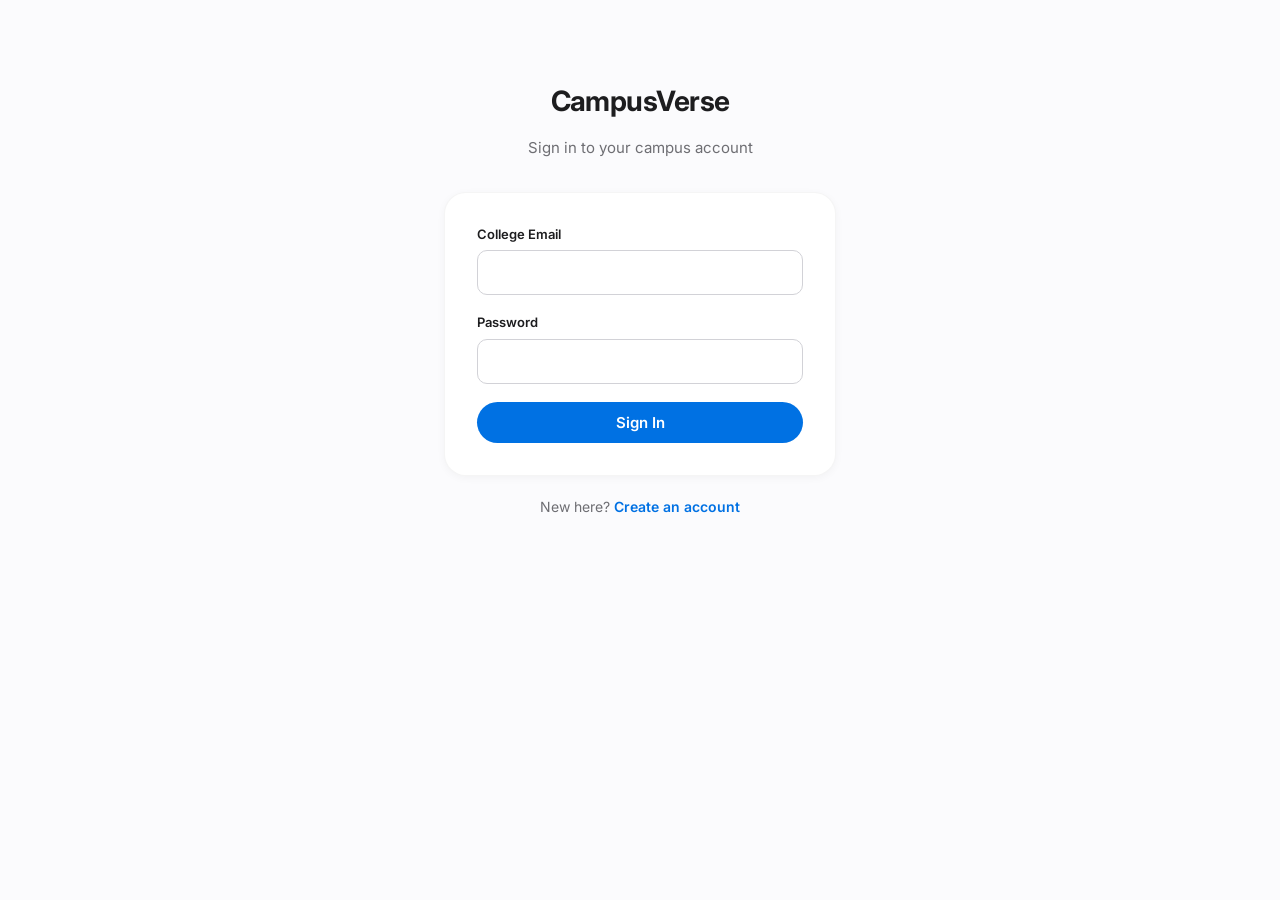
<file: frontend/index.html>
<!DOCTYPE html>
<html lang="en">
<head>
<meta charset="UTF-8">
<meta name="viewport" content="width=device-width, initial-scale=1">
<title>CampusVerse — Sign In</title>
<link rel="stylesheet" href="css/style.css">
</head>
<body>

<div class="center-shell">
    <div class="auth-logo">CampusVerse</div>
    <p class="auth-subtitle">Sign in to your campus account</p>

    <div class="card">
        <div id="errorBox" class="alert alert-error" style="display:none;"></div>
        <form id="loginForm">
            <div class="field">
                <label for="email">College Email</label>
                <input type="email" id="email" required autocomplete="email">
            </div>
            <div class="field">
                <label for="password">Password</label>
                <input type="password" id="password" required autocomplete="current-password">
            </div>
            <button type="submit" class="btn btn-primary btn-block">Sign In</button>
        </form>
    </div>

    <p class="auth-footer">New here? <a href="register.html">Create an account</a></p>
</div>

<script src="js/api.js"></script>
<script src="js/auth.js"></script>
</body>
</html>
</file>
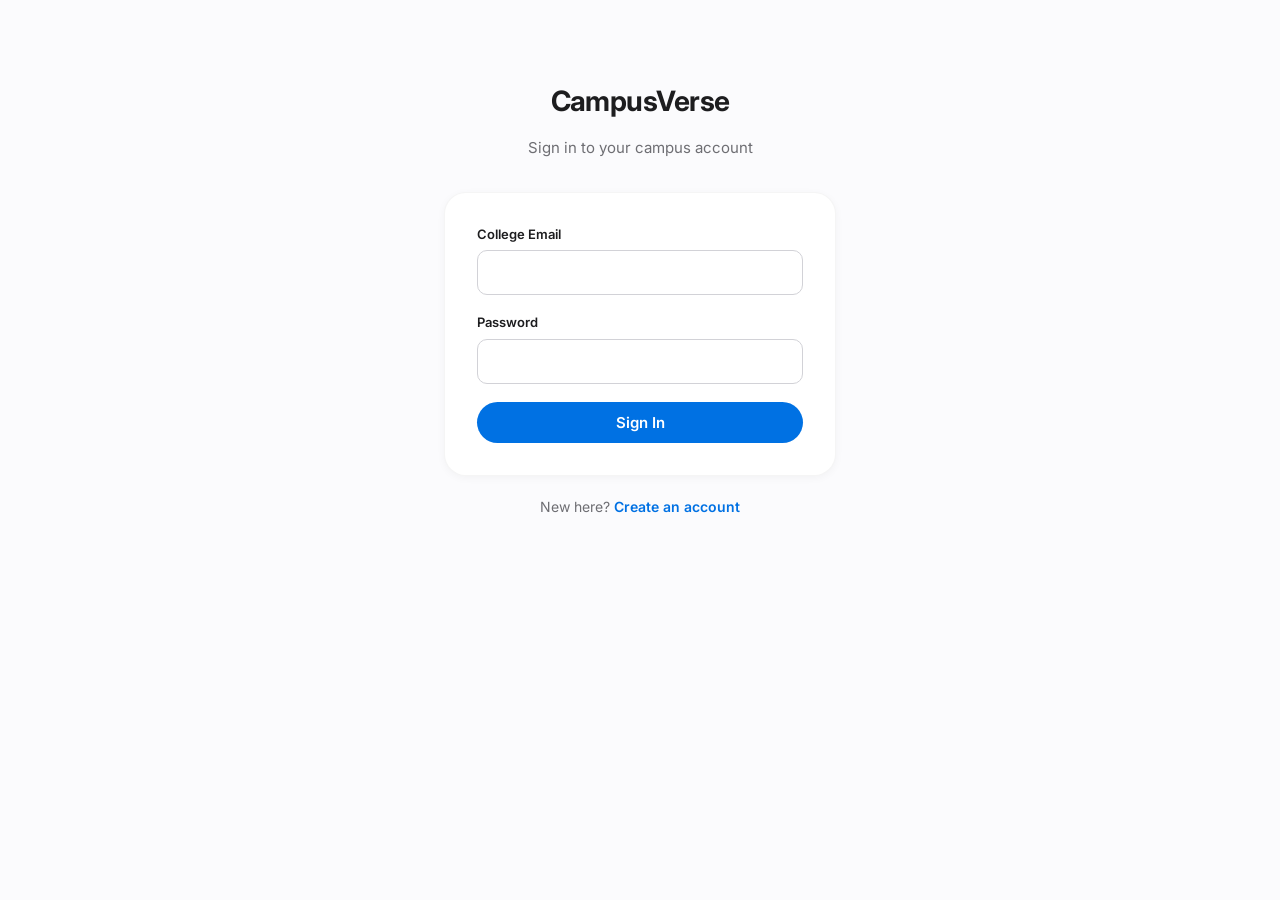
<file: frontend/business-detail.html>
<!DOCTYPE html>
<html lang="en">
<head>
<meta charset="UTF-8">
<meta name="viewport" content="width=device-width, initial-scale=1">
<title>CampusVerse — Business Details</title>
<link rel="stylesheet" href="css/style.css">
</head>
<body>

<div id="navbar"></div>

<div class="page-shell" style="max-width: 720px;">

    <div id="viewMode">
        <div id="businessCard" class="card" style="margin-bottom: 24px;"></div>
    </div>

    <div id="editMode" class="card" style="display:none; margin-bottom: 24px;">
        <h3 style="margin-bottom:16px;">Edit Listing</h3>
        <div id="editError" class="alert alert-error" style="display:none;"></div>
        <form id="editForm">
            <div class="field-row">
                <div class="field">
                    <label for="editName">Name</label>
                    <input type="text" id="editName" required>
                </div>
                <div class="field">
                    <label for="editCategory">Category</label>
                    <input type="text" id="editCategory" required>
                </div>
            </div>
            <div class="field">
                <label for="editDescription">Description</label>
                <textarea id="editDescription"></textarea>
            </div>
            <div class="field-row">
                <div class="field">
                    <label for="editAddress">Address</label>
                    <input type="text" id="editAddress" required>
                </div>
                <div class="field">
                    <label for="editTags">Tags</label>
                    <input type="text" id="editTags">
                </div>
                <div class="field">
                    <label for="editMapLink">Google Maps Link</label>
                    <input type="url" id="editMapLink">
                </div>
            </div>
            <div style="display:flex; gap:10px;">
                <button type="submit" class="btn btn-primary">Save Changes</button>
                <button type="button" class="btn btn-secondary" onclick="cancelEdit()">Cancel</button>
            </div>
        </form>
    </div>

    <div class="card" style="margin-bottom: 24px;">
        <h3 style="margin-bottom:16px;">Leave a Review</h3>
        <div id="reviewError" class="alert alert-error" style="display:none;"></div>
        <form id="reviewForm">
            <div class="field">
                <label for="rating">Rating (1–5)</label>
                <input type="number" id="rating" min="1" max="5" required>
            </div>
            <div class="field">
                <label for="comment">Comment</label>
                <textarea id="comment" placeholder="How was it?"></textarea>
            </div>
            <button type="submit" class="btn btn-success">Submit Review</button>
        </form>
    </div>

    <div class="card">
        <h3 class="section-title" style="font-size:19px;">Reviews</h3>
        <div id="reviewsList"></div>
    </div>
</div>

<script src="js/api.js"></script>
<script src="js/nav.js"></script>
<script src="js/business-detail.js"></script>
</body>
</html>
</file>
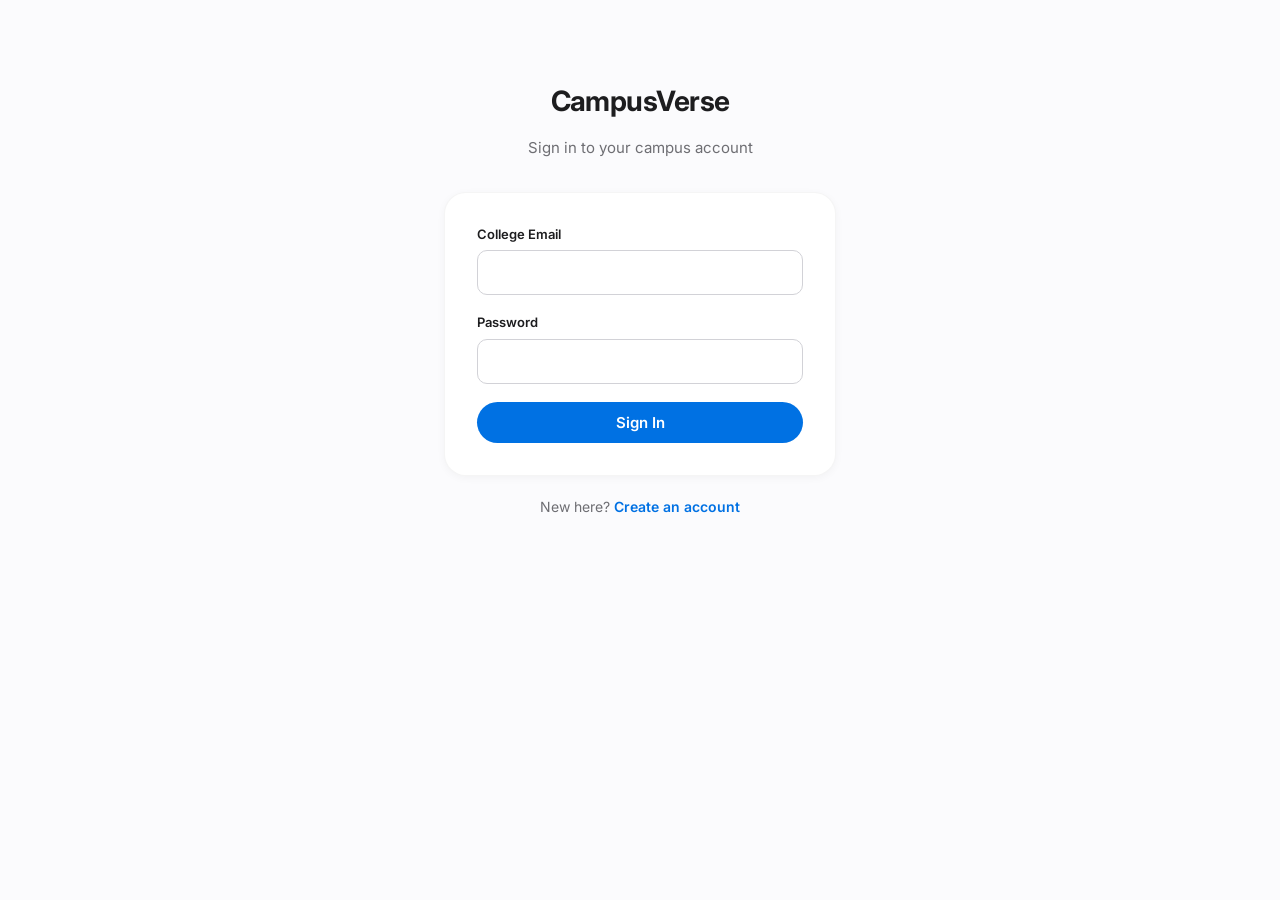
<file: frontend/businesses.html>
<!DOCTYPE html>
<html lang="en">
<head>
<meta charset="UTF-8">
<meta name="viewport" content="width=device-width, initial-scale=1">
<title>CampusVerse — Local Businesses</title>
<link rel="stylesheet" href="css/style.css">
</head>
<body>

<div id="navbar"></div>

<div class="page-shell">
    <h1 class="page-title">Local Business Discovery</h1>
    <p class="page-subtitle" style="margin-bottom: 32px;">Student-curated shops and eateries near campus.</p>

    <div class="card" style="margin-bottom: 32px;">
        <h3 style="margin-bottom: 20px;">List a Business</h3>
        <div id="postError" class="alert alert-error" style="display:none;"></div>
        <form id="postBusinessForm">
            <div class="field-row">
                <div class="field">
                    <label for="name">Name</label>
                    <input type="text" id="name" required>
                </div>
                <div class="field">
                    <label for="category">Category</label>
                    <input type="text" id="category" placeholder="e.g. Cafe, Print Shop" required>
                </div>
            </div>
            <div class="field">
                <label for="description">Description</label>
                <textarea id="description" placeholder="What makes this place worth knowing about"></textarea>
            </div>
            <div class="field-row">
                <div class="field">
                    <label for="address">Address</label>
                    <input type="text" id="address" required>
                </div>
                <div class="field">
                    <label for="tags">Tags (comma-separated)</label>
                    <input type="text" id="tags" placeholder="budget-friendly, late-night">
                </div>
                <div class="field">
                    <label for="mapLink">Google Maps Link (optional)</label>
                    <input type="url" id="mapLink" placeholder="Paste exact location link from Google Maps">
                </div>
            </div>
            <button type="submit" class="btn btn-success">Add Listing</button>
        </form>
    </div>

    <div class="search-bar" style="grid-template-columns: 2fr 1fr 1fr auto;">
        <div class="field" style="margin-bottom:0;">
            <input type="text" id="searchKeyword" placeholder="Search by name or description">
        </div>
        <div class="field" style="margin-bottom:0;">
            <input type="text" id="searchCategory" placeholder="Category">
        </div>
        <div class="field" style="margin-bottom:0;">
            <input type="text" id="searchTag" placeholder="Tag">
        </div>
        <button class="btn btn-primary" onclick="loadBusinesses()">Search</button>
    </div>

    <div id="businessList" class="items-grid"></div>
</div>

<script src="js/api.js"></script>
<script src="js/nav.js"></script>
<script src="js/businesses.js"></script>
</body>
</html>
</file>
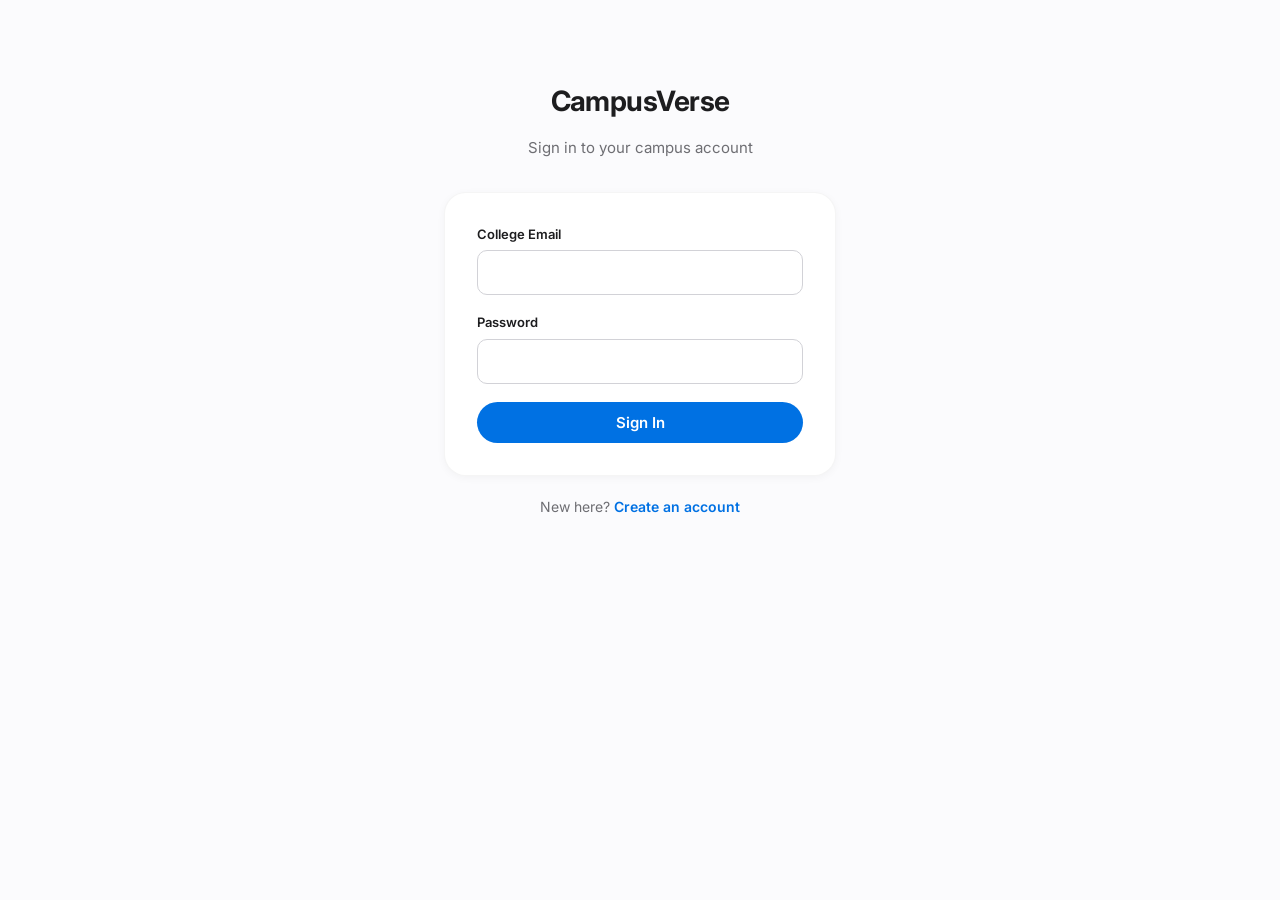
<file: frontend/dashboard.html>
<!DOCTYPE html>
<html lang="en">
<head>
<meta charset="UTF-8">
<meta name="viewport" content="width=device-width, initial-scale=1">
<title>CampusVerse — Dashboard</title>
<link rel="stylesheet" href="css/style.css">
</head>
<body>

<div id="navbar"></div>

<div class="page-shell">
    <h1 class="page-title" id="greeting"></h1>
    <p class="page-subtitle">What would you like to do today?</p>

    <div class="module-grid">
        <a href="items.html" class="module-card">
            <div class="module-icon">🔎</div>
            <div class="module-title">Lost & Found</div>
            <div class="module-desc">Report items you've found, or search the board for something you've lost.</div>
        </a>

        <a href="mentorship.html" class="module-card">
            <div class="module-icon">🤝</div>
            <div class="module-title">Peer Mentorship</div>
            <div class="module-desc">Connect with students who can teach — or learn from — a skill you care about.</div>
        </a>

        <a href="businesses.html" class="module-card">
            <div class="module-icon">🏪</div>
            <div class="module-title">Local Business Discovery</div>
            <div class="module-desc">Explore student-curated shops and eateries near campus.</div>
        </a>

        <div class="module-card disabled">
            <span class="module-badge">Coming Soon</span>
            <div class="module-icon">💬</div>
            <div class="module-title">Confession Wall</div>
            <div class="module-desc">Share anonymous confessions and feedback about campus life.</div>
        </div>

        <a href="listings.html" class="module-card">
            <div class="module-icon">🛒</div>
            <div class="module-title">Marketplace</div>
            <div class="module-desc">Buy, sell, or exchange used books, calculators, cycles, and more with other students.</div>
        </a>
    </div>
</div>

<script src="js/api.js"></script>
<script src="js/nav.js"></script>
<script>
    requireAuth();
    renderNavbar("dashboard");
    document.getElementById("greeting").textContent = "Hi, " + getUserName();
</script>
</body>
</html>
</file>
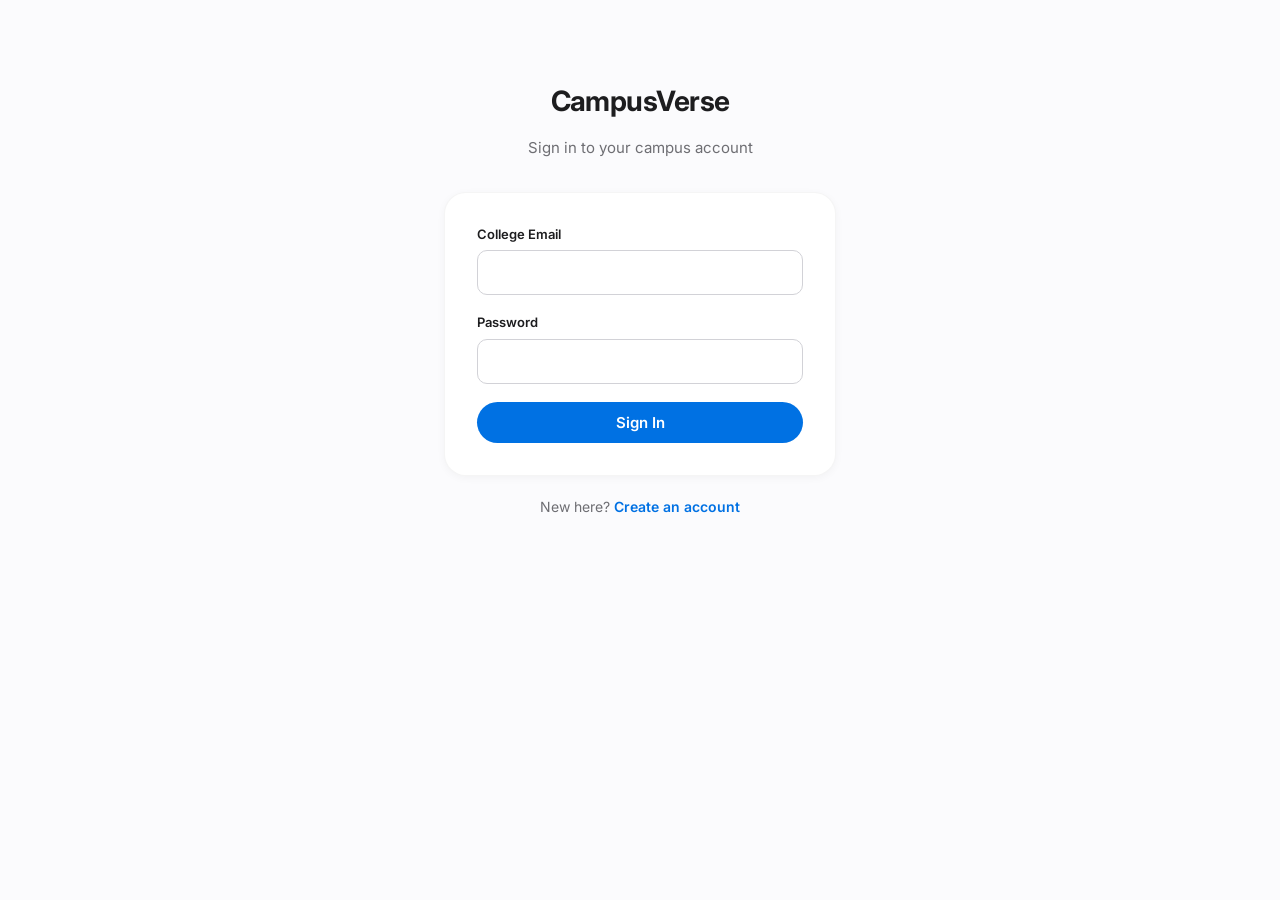
<file: frontend/item-detail.html>
<!DOCTYPE html>
<html lang="en">
<head>
<meta charset="UTF-8">
<meta name="viewport" content="width=device-width, initial-scale=1">
<title>CampusVerse — Item Details</title>
<link rel="stylesheet" href="css/style.css">
</head>
<body>

<div id="navbar"></div>

<div class="page-shell" style="max-width: 720px;">
    <div id="itemCard" class="card" style="margin-bottom: 24px;"></div>

    <div id="claimSection" class="card" style="display:none; margin-bottom: 24px;">
        <h3 style="margin-bottom:16px;">Claim This Item</h3>
        <div id="claimError" class="alert alert-error" style="display:none;"></div>
        <form id="claimForm">
            <div class="field">
                <textarea id="claimMessage" placeholder="Why does this item belong to you?" required></textarea>
            </div>
            <button type="submit" class="btn btn-success">Submit Claim</button>
        </form>
    </div>

    <div id="claimsListSection" style="display:none;">
        <h3 class="section-title">Claims on This Item</h3>
        <div id="claimsList"></div>
    </div>
</div>

<script src="js/api.js"></script>
<script src="js/nav.js"></script>
<script src="js/item-detail.js"></script>
</body>
</html>
</file>
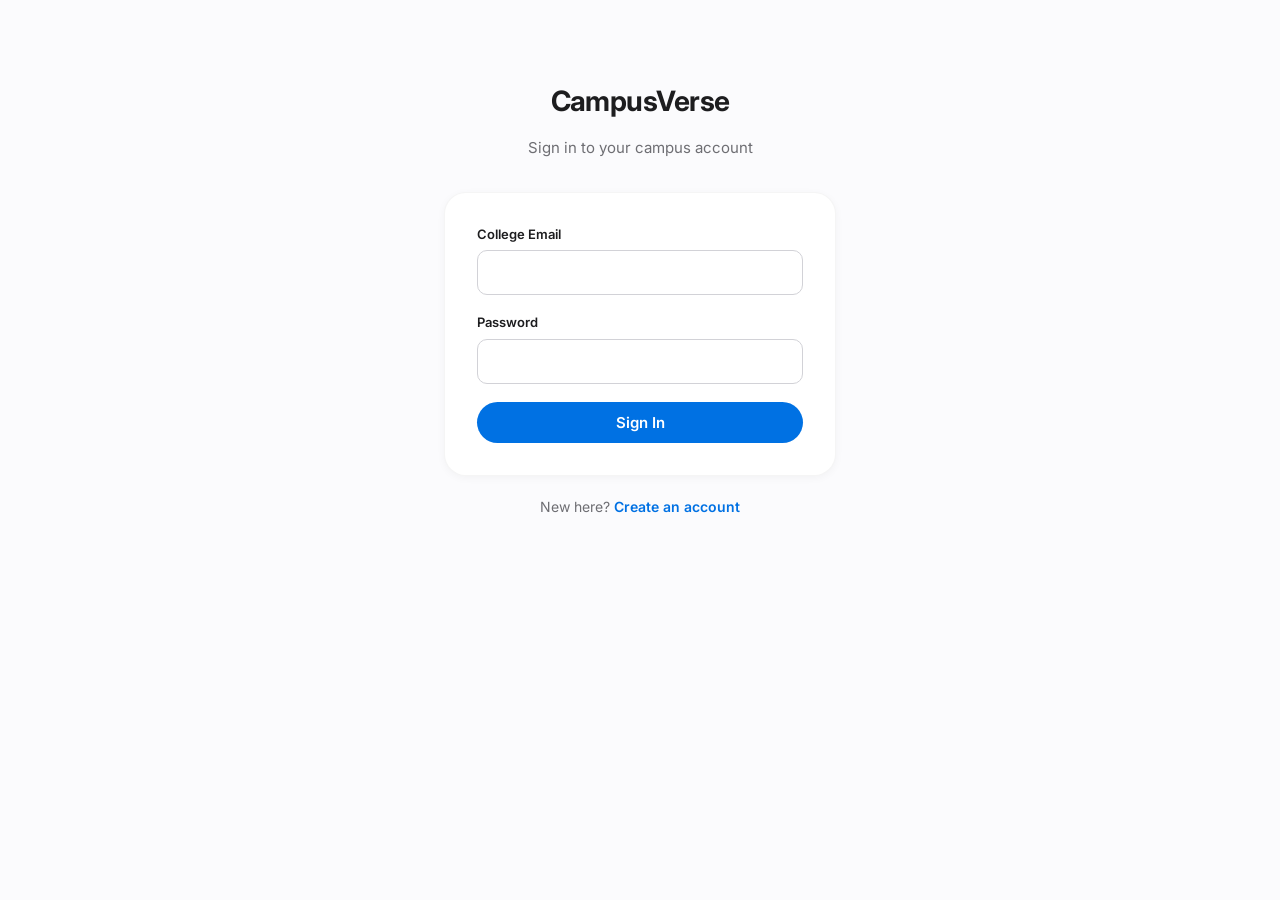
<file: frontend/items.html>
<!DOCTYPE html>
<html lang="en">
<head>
<meta charset="UTF-8">
<meta name="viewport" content="width=device-width, initial-scale=1">
<title>CampusVerse — Lost & Found</title>
<link rel="stylesheet" href="css/style.css">
</head>
<body>

<div id="navbar"></div>

<div class="page-shell">
    <h1 class="page-title">Lost & Found</h1>
    <p class="page-subtitle" style="margin-bottom: 32px;">Report a found item, or search for something you've lost.</p>

    <div class="card" style="margin-bottom: 32px;">
        <h3 style="margin-bottom: 20px;">Report a Found Item</h3>
        <div id="postError" class="alert alert-error" style="display:none;"></div>
        <form id="postItemForm">
            <div class="field-row">
                <div class="field">
                    <label for="title">Title</label>
                    <input type="text" id="title" placeholder="e.g. Blue Water Bottle" required>
                </div>
                <div class="field">
                    <label for="category">Category</label>
                    <input type="text" id="category" placeholder="e.g. Accessories">
                </div>
            </div>
            <div class="field">
                <label for="description">Description</label>
                <textarea id="description" placeholder="Any distinguishing details"></textarea>
            </div>
            <div class="field-row">
                <div class="field">
                    <label for="location">Location Found</label>
                    <input type="text" id="location" required>
                </div>
                <div class="field">
                    <label for="eventDate">Date Found</label>
                    <input type="date" id="eventDate">
                </div>
            </div>
            <button type="submit" class="btn btn-success">Post Item</button>
        </form>
    </div>

    <div class="search-bar">
        <div class="field" style="margin-bottom:0;">
            <input type="text" id="searchKeyword" placeholder="Keyword">
        </div>
        <div class="field" style="margin-bottom:0;">
            <input type="text" id="searchLocation" placeholder="Location">
        </div>
        <div class="field" style="margin-bottom:0;">
            <input type="text" id="searchCategory" placeholder="Category">
        </div>
        <div class="field" style="margin-bottom:0;">
            <input type="date" id="searchDate">
        </div>
        <button class="btn btn-secondary" onclick="loadItems()">Search</button>
    </div>

    <div id="itemsList" class="items-grid"></div>
</div>

<script src="js/api.js"></script>
<script src="js/nav.js"></script>
<script src="js/items.js"></script>
</body>
</html>
</file>
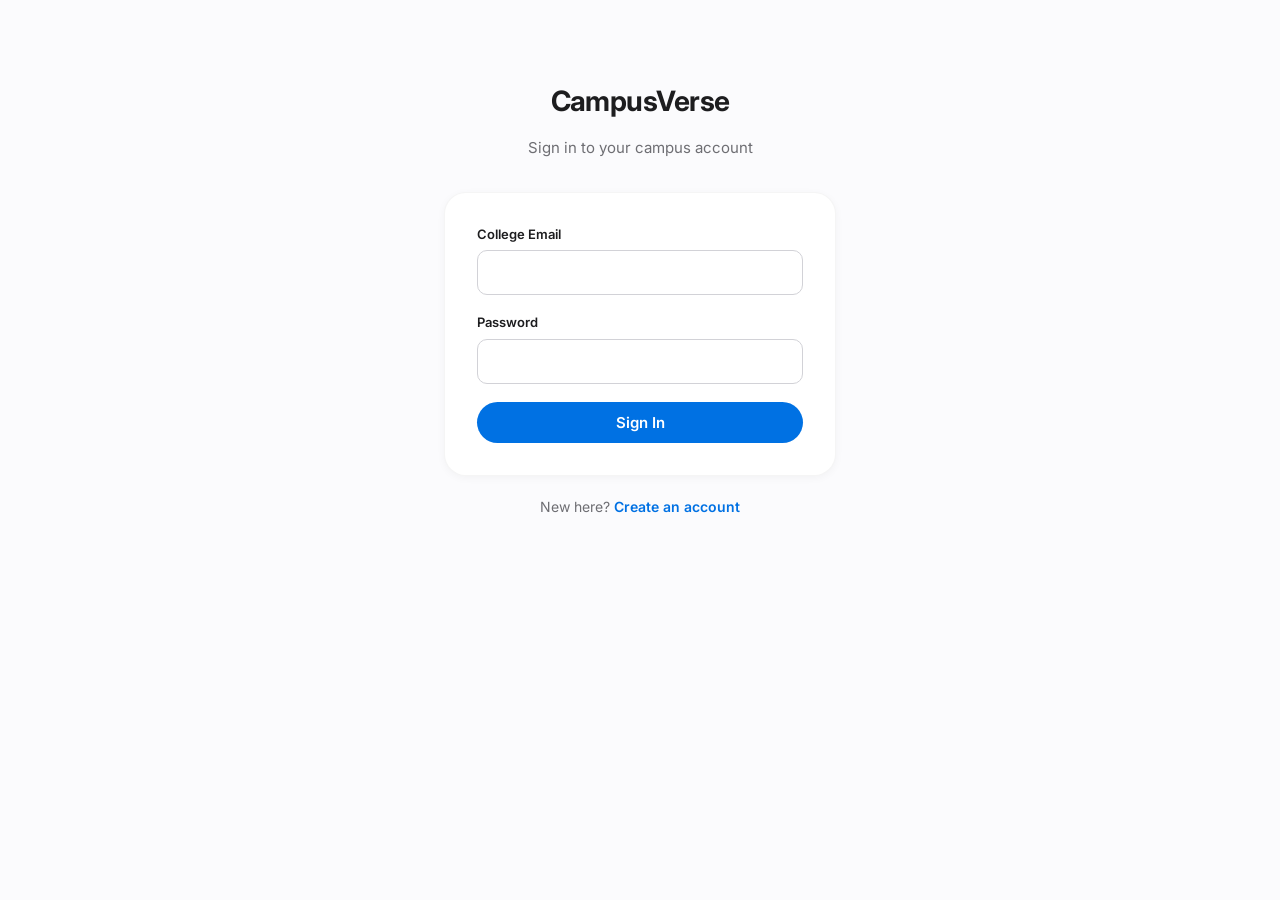
<file: frontend/listing-detail.html>
<!DOCTYPE html>
<html lang="en">
<head>
<meta charset="UTF-8">
<meta name="viewport" content="width=device-width, initial-scale=1">
<title>CampusVerse — Listing Details</title>
<link rel="stylesheet" href="css/style.css">
</head>
<body>

<div id="navbar"></div>

<div class="page-shell" style="max-width: 720px;">

    <div id="viewMode">
        <div id="listingCard" class="card" style="margin-bottom: 24px;"></div>
    </div>

    <div id="editMode" class="card" style="display:none; margin-bottom: 24px;">
        <h3 style="margin-bottom:16px;">Edit Listing</h3>
        <div id="editError" class="alert alert-error" style="display:none;"></div>
        <form id="editForm">
            <div class="field-row">
                <div class="field">
                    <label for="editTitle">Title</label>
                    <input type="text" id="editTitle" required>
                </div>
                <div class="field">
                    <label for="editCategory">Category</label>
                    <input type="text" id="editCategory" required>
                </div>
            </div>
            <div class="field">
                <label for="editDescription">Description</label>
                <textarea id="editDescription"></textarea>
            </div>
            <div class="field-row" style="grid-template-columns: 1fr 1fr 1fr;">
                <div class="field">
                    <label for="editListingType">Type</label>
                    <select id="editListingType">
                        <option value="SELL">Sell</option>
                        <option value="EXCHANGE">Exchange</option>
                        <option value="EITHER">Either</option>
                    </select>
                </div>
                <div class="field">
                    <label for="editCondition">Condition</label>
                    <select id="editCondition">
                        <option value="NEW">New</option>
                        <option value="LIKE_NEW">Like New</option>
                        <option value="USED">Used</option>
                        <option value="WORN">Worn</option>
                    </select>
                </div>
                <div class="field">
                    <label for="editPrice">Price (₹)</label>
                    <input type="number" id="editPrice" min="0" step="0.01">
                </div>
            </div>
            <div style="display:flex; gap:10px;">
                <button type="submit" class="btn btn-primary">Save Changes</button>
                <button type="button" class="btn btn-secondary" onclick="cancelEdit()">Cancel</button>
            </div>
        </form>
    </div>

    <div id="requestSection" class="card" style="display:none; margin-bottom: 24px;">
        <h3 style="margin-bottom:16px;">Request This Item</h3>
        <div id="requestError" class="alert alert-error" style="display:none;"></div>
        <form id="requestForm">
            <div class="field">
                <label for="requestMessage">Message (optional)</label>
                <textarea id="requestMessage" placeholder="Your offer, or what you'd exchange"></textarea>
            </div>
            <button type="submit" class="btn btn-success">Send Request</button>
        </form>
    </div>

    <div id="requestsListSection" style="display:none;">
        <h3 class="section-title" style="font-size:19px;">Requests on This Listing</h3>
        <div id="requestsList"></div>
    </div>
</div>

<script src="js/api.js"></script>
<script src="js/nav.js"></script>
<script src="js/listing-detail.js"></script>
</body>
</html>
</file>
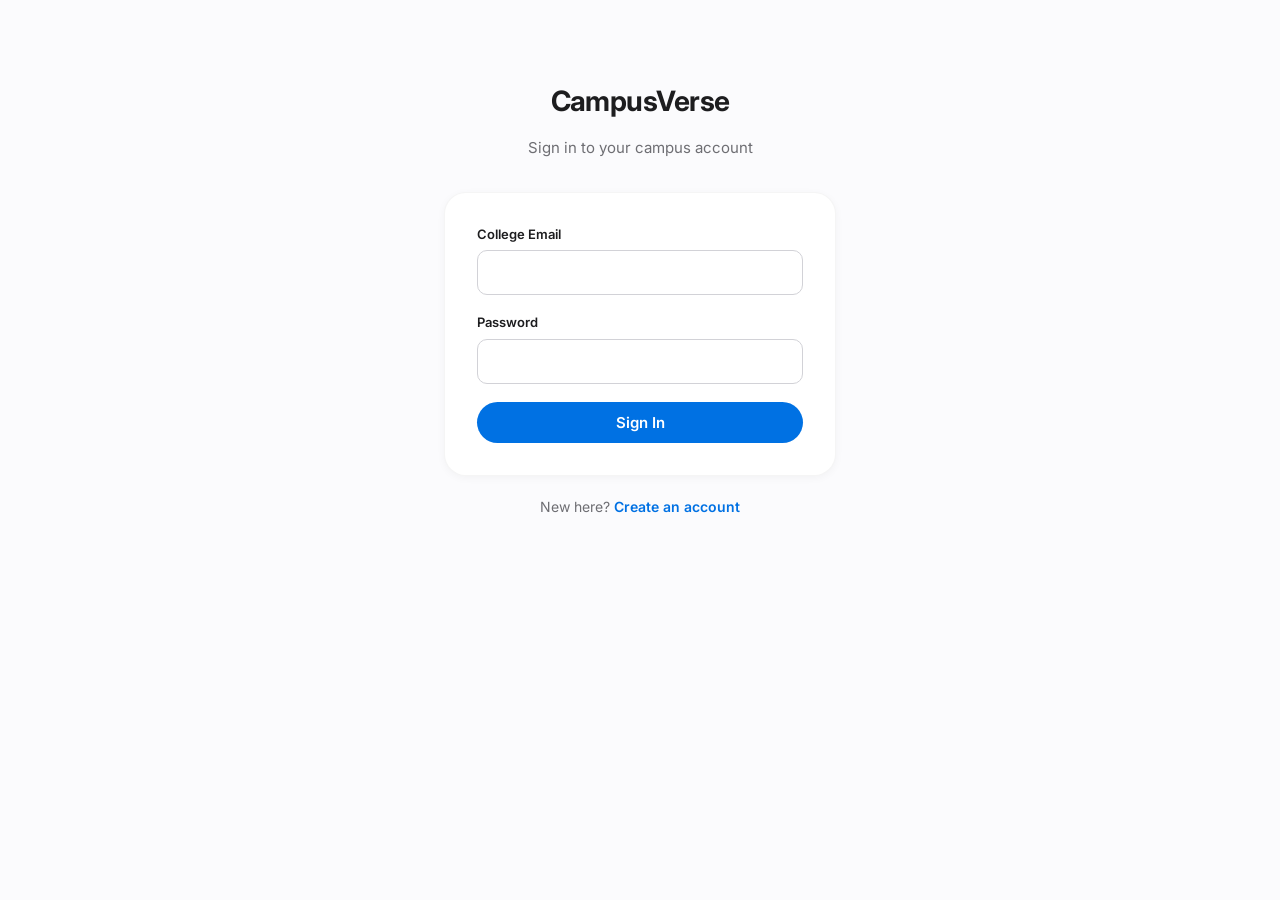
<file: frontend/listings.html>
<!DOCTYPE html>
<html lang="en">
<head>
<meta charset="UTF-8">
<meta name="viewport" content="width=device-width, initial-scale=1">
<title>CampusVerse — Marketplace</title>
<link rel="stylesheet" href="css/style.css">
</head>
<body>

<div id="navbar"></div>

<div class="page-shell">
    <h1 class="page-title">Marketplace</h1>
    <p class="page-subtitle" style="margin-bottom: 32px;">Buy, sell, or exchange used items with other students.</p>

    <div class="card" style="margin-bottom: 32px;">
        <h3 style="margin-bottom: 20px;">List an Item</h3>
        <div id="postError" class="alert alert-error" style="display:none;"></div>
        <form id="postListingForm">
            <div class="field-row">
                <div class="field">
                    <label for="title">Title</label>
                    <input type="text" id="title" placeholder="e.g. Data Structures Textbook" required>
                </div>
                <div class="field">
                    <label for="category">Category</label>
                    <input type="text" id="category" placeholder="e.g. books, electronics, cycles" required>
                </div>
            </div>
            <div class="field">
                <label for="description">Description</label>
                <textarea id="description" placeholder="Condition details, edition, etc."></textarea>
            </div>
            <div class="field-row" style="grid-template-columns: 1fr 1fr 1fr;">
                <div class="field">
                    <label for="listingType">Type</label>
                    <select id="listingType">
                        <option value="SELL">Sell</option>
                        <option value="EXCHANGE">Exchange</option>
                        <option value="EITHER">Either</option>
                    </select>
                </div>
                <div class="field">
                    <label for="condition">Condition</label>
                    <select id="condition">
                        <option value="NEW">New</option>
                        <option value="LIKE_NEW">Like New</option>
                        <option value="USED">Used</option>
                        <option value="WORN">Worn</option>
                    </select>
                </div>
                <div class="field" id="priceField">
                    <label for="price">Price (₹)</label>
                    <input type="number" id="price" min="0" step="0.01">
                </div>
            </div>
            <button type="submit" class="btn btn-success">Post Listing</button>
        </form>
    </div>

    <div class="search-bar" style="grid-template-columns: 2fr 1fr 1fr 1fr auto;">
        <div class="field" style="margin-bottom:0;">
            <input type="text" id="searchKeyword" placeholder="Search by title or description">
        </div>
        <div class="field" style="margin-bottom:0;">
            <input type="text" id="searchCategory" placeholder="Category">
        </div>
        <div class="field" style="margin-bottom:0;">
            <input type="number" id="minPrice" placeholder="Min ₹">
        </div>
        <div class="field" style="margin-bottom:0;">
            <input type="number" id="maxPrice" placeholder="Max ₹">
        </div>
        <button class="btn btn-primary" onclick="loadListings()">Search</button>
    </div>

    <div class="tabs">
        <button class="tab-btn active" id="tabBrowse" onclick="switchTab('browse')">Browse</button>
        <button class="tab-btn" id="tabMine" onclick="switchTab('mine')">My Listings</button>
    </div>

    <div id="listingsList" class="items-grid"></div>
</div>

<script src="js/api.js"></script>
<script src="js/nav.js"></script>
<script src="js/listings.js"></script>
</body>
</html>
</file>
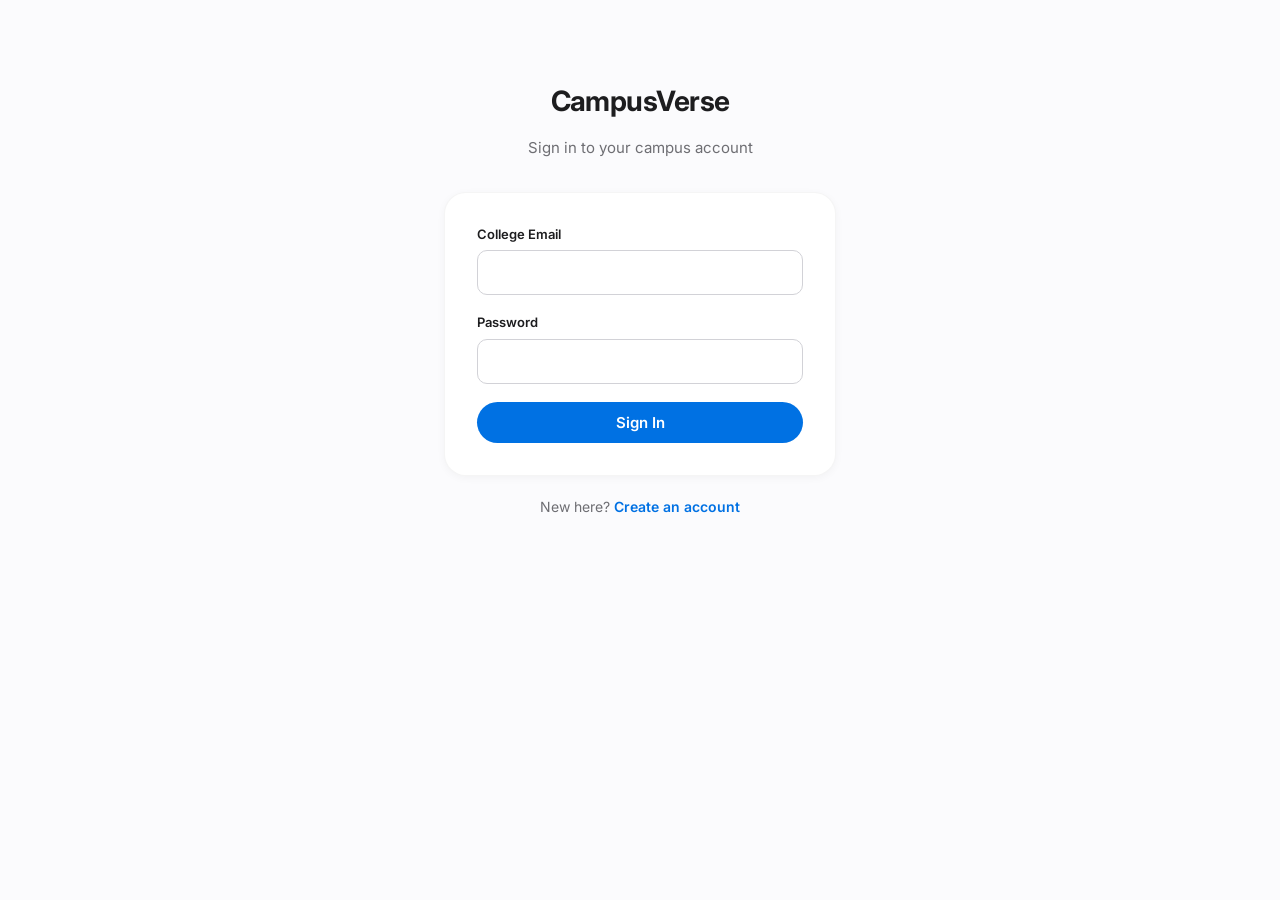
<file: frontend/matches.html>
<!DOCTYPE html>
<html lang="en">
<head>
<meta charset="UTF-8">
<meta name="viewport" content="width=device-width, initial-scale=1">
<title>CampusVerse — My Requests</title>
<link rel="stylesheet" href="css/style.css">
</head>
<body>

<div id="navbar"></div>

<div class="page-shell">
    <h1 class="page-title">My Mentorship Requests</h1>
    <p class="page-subtitle" style="margin-bottom: 24px;">Requests where you're the mentor, and requests you've sent as a mentee.</p>

    <div class="tabs">
        <button class="tab-btn active" id="tabIncoming" onclick="switchTab('incoming')">Incoming (as Mentor)</button>
        <button class="tab-btn" id="tabOutgoing" onclick="switchTab('outgoing')">Outgoing (as Mentee)</button>
    </div>

    <div id="requestsList"></div>
</div>

<script src="js/api.js"></script>
<script src="js/nav.js"></script>
<script src="js/matches.js"></script>
</body>
</html>
</file>
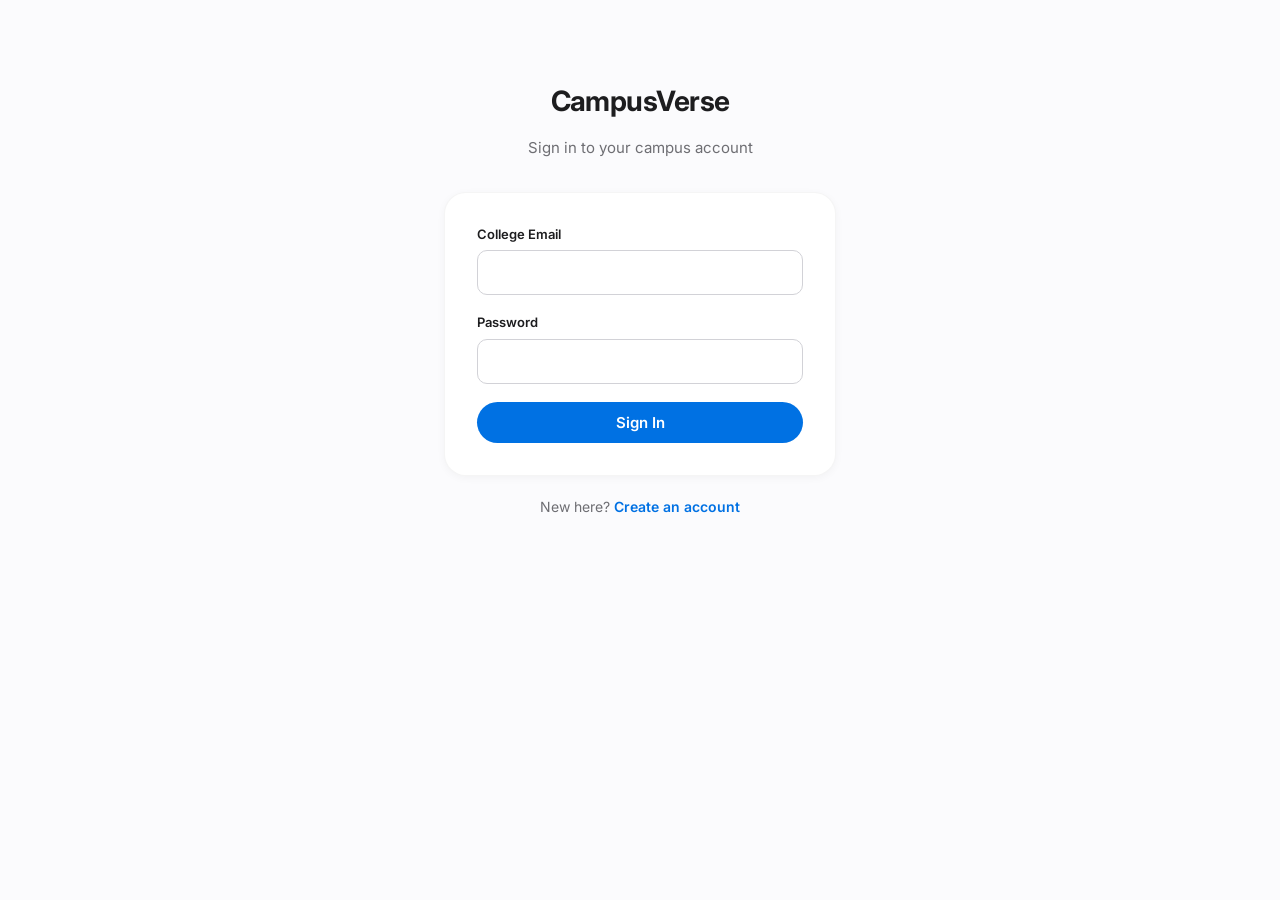
<file: frontend/mentorship.html>
<!DOCTYPE html>
<html lang="en">
<head>
<meta charset="UTF-8">
<meta name="viewport" content="width=device-width, initial-scale=1">
<title>CampusVerse — Peer Mentorship</title>
<link rel="stylesheet" href="css/style.css">
</head>
<body>

<div id="navbar"></div>

<div class="page-shell">
    <div style="display:flex; justify-content:space-between; align-items:center; margin-bottom: 8px;">
        <h1 class="page-title">Peer Mentorship</h1>
        <a href="matches.html" class="btn btn-secondary">My Requests</a>
    </div>
    <p class="page-subtitle" style="margin-bottom: 32px;">Add your interests, then find a mentor or offer to mentor others.</p>

    <div class="card" style="margin-bottom: 32px;">
        <h3 style="margin-bottom: 20px;">Add an Interest</h3>
        <div id="skillError" class="alert alert-error" style="display:none;"></div>
        <form id="skillForm">
            <div class="field-row" style="grid-template-columns: 2fr 1fr 1fr;">
                <div class="field">
                    <label for="interest">Interest</label>
                    <input type="text" id="interest" placeholder="e.g. Photography" required>
                </div>
                <div class="field">
                    <label for="role">I am a</label>
                    <select id="role">
                        <option value="LEARNER">Learner</option>
                        <option value="MENTOR">Mentor</option>
                    </select>
                </div>
                <div class="field" id="ratingField">
                    <label for="selfRating">My Skill (1–5)</label>
                    <input type="number" id="selfRating" min="1" max="5">
                </div>
            </div>
            <button type="submit" class="btn btn-success">Add Interest</button>
        </form>

        <div id="myInterestsList" style="margin-top: 20px;"></div>
    </div>

    <div class="card">
        <h3 style="margin-bottom: 20px;">Find a Mentor</h3>
        <div class="search-bar" style="grid-template-columns: 1fr auto; margin-bottom: 24px;">
            <div class="field" style="margin-bottom:0;">
                <input type="text" id="searchInterest" placeholder="Search an interest, e.g. Guitar">
            </div>
            <button class="btn btn-primary" onclick="searchMentors()">Search</button>
        </div>
        <div id="mentorResults"></div>
    </div>
</div>

<!-- Request modal -->
<div id="requestModal" class="modal-overlay" style="display:none;">
    <div class="modal-box">
        <h3 style="margin-bottom:16px;">Send Mentorship Request</h3>
        <div id="requestError" class="alert alert-error" style="display:none;"></div>
        <form id="requestForm">
            <div class="field">
                <label for="requestMessage">Message (optional)</label>
                <textarea id="requestMessage" placeholder="Introduce yourself..."></textarea>
            </div>
            <div style="display:flex; gap:10px;">
                <button type="submit" class="btn btn-primary" style="flex:1;">Send Request</button>
                <button type="button" class="btn btn-secondary" onclick="closeModal()">Cancel</button>
            </div>
        </form>
    </div>
</div>

<script src="js/api.js"></script>
<script src="js/nav.js"></script>
<script src="js/mentorship.js"></script>
</body>
</html>
</file>
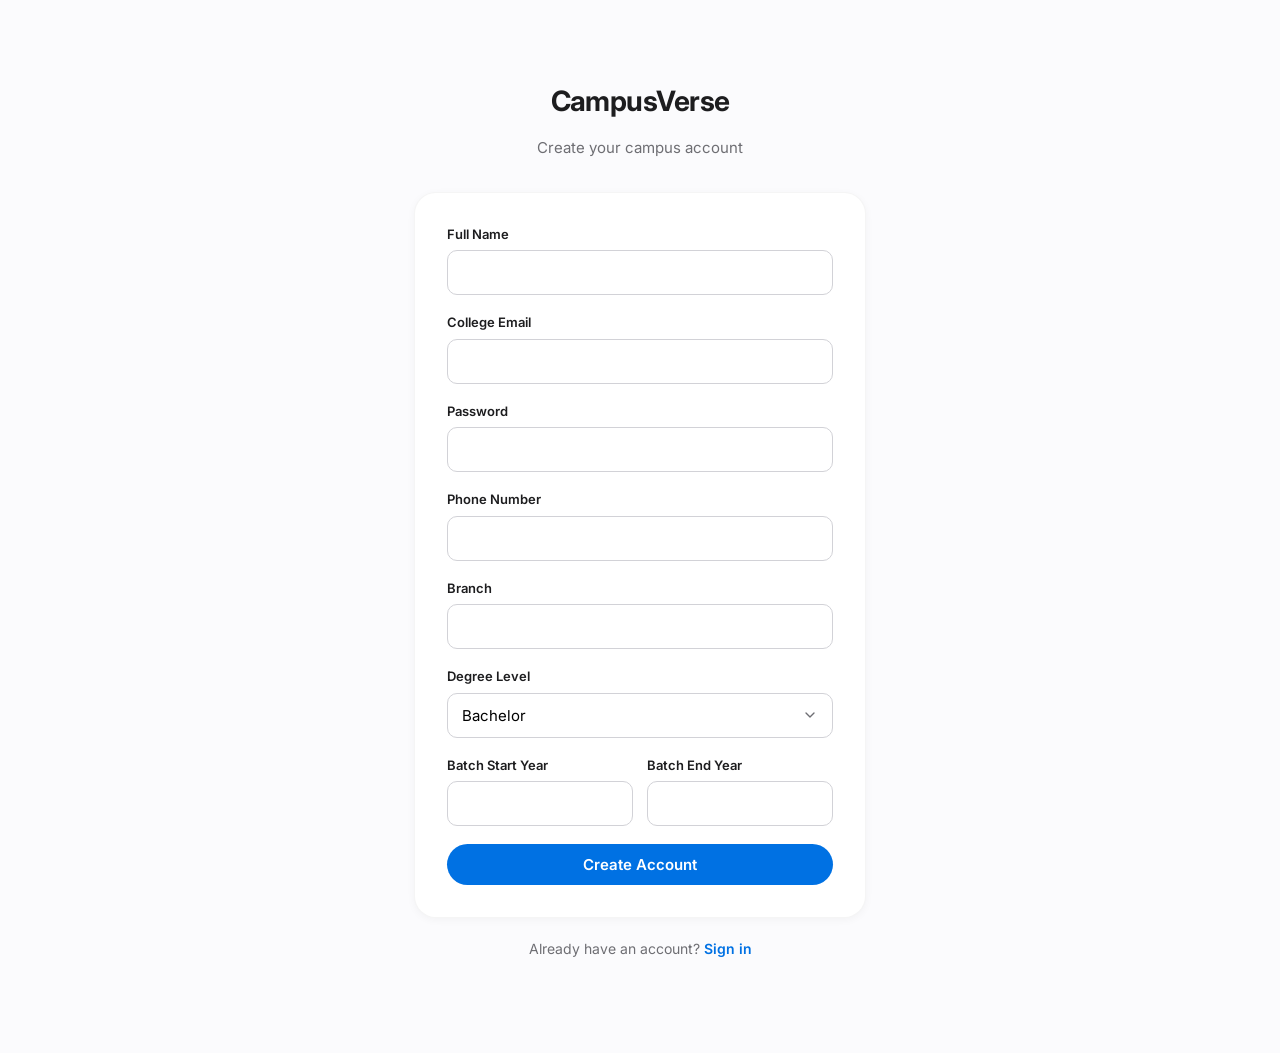
<file: frontend/register.html>
<!DOCTYPE html>
<html lang="en">
<head>
<meta charset="UTF-8">
<meta name="viewport" content="width=device-width, initial-scale=1">
<title>CampusVerse — Create Account</title>
<link rel="stylesheet" href="css/style.css">
</head>
<body>

<div class="center-shell" style="max-width: 500px;">
    <div class="auth-logo">CampusVerse</div>
    <p class="auth-subtitle">Create your campus account</p>

    <div class="card">
        <div id="errorBox" class="alert alert-error" style="display:none;"></div>
        <form id="registerForm">
            <div class="field">
                <label for="name">Full Name</label>
                <input type="text" id="name" required>
            </div>
            <div class="field">
                <label for="email">College Email</label>
                <input type="email" id="email" required>
            </div>
            <div class="field">
                <label for="password">Password</label>
                <input type="password" id="password" minlength="8" required>
            </div>
            <div class="field">
            <label for="phoneNumber">Phone Number</label>
                <input type="tel" id="phoneNumber" required>
            </div>
            <div class="field">
                <label for="branch">Branch</label>
                <input type="text" id="branch">
            </div>
            <div class="field">
                <label for="degreeLevel">Degree Level</label>
                <select id="degreeLevel">
                    <option value="BACHELOR">Bachelor</option>
                    <option value="MASTER">Master</option>
                </select>
            </div>
            <div class="field-row">
                <div class="field">
                    <label for="batchStartYear">Batch Start Year</label>
                    <input type="number" id="batchStartYear">
                </div>
                <div class="field">
                    <label for="batchEndYear">Batch End Year</label>
                    <input type="number" id="batchEndYear">
                </div>
            </div>
            <button type="submit" class="btn btn-primary btn-block">Create Account</button>
        </form>
    </div>

    <p class="auth-footer">Already have an account? <a href="index.html">Sign in</a></p>
</div>

<script src="js/api.js"></script>
<script src="js/auth.js"></script>
</body>
</html>
</file>
<file: frontend/css/style.css>
@import url('https://fonts.googleapis.com/css2?family=Inter:wght@400;500;600;700;800&display=swap');

:root {
  --bg: #fbfbfd;
  --surface: #ffffff;
  --text: #1d1d1f;
  --text-secondary: #6e6e73;
  --accent: #0071e3;
  --accent-hover: #0077ed;
  --success: #1d7a3c;
  --success-bg: #e6f9ec;
  --danger: #c62b25;
  --danger-bg: #ffefee;
  --warning: #b25e00;
  --warning-bg: #fff3e0;
  --border: #d2d2d7;
  --radius-lg: 22px;
  --radius-md: 14px;
  --radius-sm: 10px;
  --shadow-sm: 0 2px 8px rgba(0,0,0,0.04);
  --shadow-md: 0 8px 30px rgba(0,0,0,0.08);
  --shadow-lg: 0 20px 60px rgba(0,0,0,0.12);
  --ease: cubic-bezier(0.4, 0, 0.2, 1);
}

* { 
    box-sizing: border-box; 
}
html, body { 
    margin: 0; padding: 0; 
}
body {
  font-family: 'Inter', -apple-system, BlinkMacSystemFont, 'SF Pro Display', sans-serif;
  background: var(--bg);
  color: var(--text);
  -webkit-font-smoothing: antialiased;
  line-height: 1.5;
}
a { 
    text-decoration: none; color: inherit; 
}
h1, h2, h3 { 
    letter-spacing: -0.02em; margin: 0; 
}

/* Navbar */
#navbar { position: sticky; top: 0; z-index: 100; }
.nav-inner {
  display: flex; align-items: center; justify-content: space-between;
  max-width: 1100px; margin: 0 auto; padding: 14px 24px;
  background: rgba(251,251,253,0.72);
  backdrop-filter: blur(20px) saturate(180%);
  -webkit-backdrop-filter: blur(20px) saturate(180%);
  border-bottom: 1px solid rgba(0,0,0,0.06);
}
.nav-logo { font-weight: 700; font-size: 19px; letter-spacing: -0.02em; }
.nav-links { display: flex; gap: 28px; }
.nav-link {
  font-size: 14px; color: var(--text-secondary); font-weight: 500;
  padding: 6px 0; border-bottom: 2px solid transparent;
  transition: color .2s var(--ease), border-color .2s var(--ease);
}
.nav-link:hover { color: var(--text); }
.nav-link.active { color: var(--text); border-bottom-color: var(--accent); }
.nav-right { display: flex; align-items: center; gap: 14px; }
.nav-user { font-size: 14px; color: var(--text-secondary); }

/* Buttons */
.btn {
  display: inline-flex; align-items: center; justify-content: center; gap: 8px;
  font-family: inherit; font-size: 15px; font-weight: 600;
  padding: 11px 22px; border-radius: 980px; border: none; cursor: pointer;
  transition: all .2s var(--ease);
}
.btn-primary { background: var(--accent); color: #fff; }
.btn-primary:hover { background: var(--accent-hover); transform: translateY(-1px); box-shadow: var(--shadow-md); }
.btn-secondary { background: var(--surface); color: var(--text); border: 1px solid var(--border); }
.btn-secondary:hover { border-color: #a1a1a6; }
.btn-ghost { background: transparent; color: var(--text-secondary); border: 1px solid var(--border); font-size: 13px; padding: 8px 16px; }
.btn-ghost:hover { color: var(--text); border-color: #a1a1a6; }
.btn-success { background: var(--success); color: #fff; }
.btn-success:hover { filter: brightness(1.08); }
.btn-block { width: 100%; }
.btn:disabled { opacity: .5; cursor: not-allowed; }

/* Cards */
.card {
  background: var(--surface); border-radius: var(--radius-lg);
  box-shadow: var(--shadow-sm); border: 1px solid rgba(0,0,0,0.04); padding: 32px;
}

/* Layout */
.page-shell { max-width: 1100px; margin: 0 auto; padding: 48px 24px 80px; }
.center-shell { max-width: 440px; margin: 0 auto; padding: 80px 24px; }

/* Auth pages */
.auth-logo { text-align: center; font-size: 28px; font-weight: 700; letter-spacing: -0.02em; margin-bottom: 8px; }
.auth-subtitle { text-align: center; color: var(--text-secondary); font-size: 15px; margin-bottom: 32px; }
.auth-footer { text-align: center; margin-top: 20px; font-size: 14px; color: var(--text-secondary); }
.auth-footer a { color: var(--accent); font-weight: 600; }

/* Forms */
.field { margin-bottom: 18px; }
.field label { display: block; font-size: 13px; font-weight: 600; margin-bottom: 6px; }
.field input, .field select, .field textarea {
  width: 100%; font-family: inherit; font-size: 15px; padding: 12px 14px;
  border-radius: var(--radius-sm); border: 1px solid var(--border); background: var(--surface);
  transition: border-color .2s var(--ease), box-shadow .2s var(--ease);
}
.field textarea { resize: vertical; min-height: 90px; }
.field input:focus, .field select:focus, .field textarea:focus {
  outline: none; border-color: var(--accent); box-shadow: 0 0 0 4px rgba(0,113,227,0.12);
}
.field input.is-invalid, .field textarea.is-invalid { border-color: var(--danger); }
.field-error { color: var(--danger); font-size: 12.5px; margin-top: 6px; }
.field-row { display: grid; grid-template-columns: 1fr 1fr; gap: 14px; }

.alert { padding: 13px 16px; border-radius: var(--radius-sm); font-size: 14px; margin-bottom: 20px; }
.alert-error { background: var(--danger-bg); color: var(--danger); border: 1px solid #ffd6d3; }

/* Dashboard */
.page-title { font-size: 32px; font-weight: 700; margin-bottom: 6px; }
.page-subtitle { color: var(--text-secondary); font-size: 16px; margin-bottom: 8px; }

.module-grid { display: grid; grid-template-columns: repeat(2, 1fr); gap: 20px; margin-top: 32px; }
.module-card {
  position: relative; display: block; padding: 32px; border-radius: var(--radius-lg);
  background: var(--surface); border: 1px solid rgba(0,0,0,0.04); box-shadow: var(--shadow-sm);
  transition: all .25s var(--ease);
}
.module-card:not(.disabled):hover { transform: translateY(-4px); box-shadow: var(--shadow-lg); }
.module-card.disabled { opacity: .55; cursor: not-allowed; }
.module-icon {
  width: 52px; height: 52px; border-radius: 14px; display: flex; align-items: center;
  justify-content: center; font-size: 24px; margin-bottom: 18px;
  background: linear-gradient(135deg, #eef4ff, #e4edff);
}
.module-title { font-size: 19px; font-weight: 700; letter-spacing: -0.01em; margin-bottom: 6px; }
.module-desc { font-size: 14px; color: var(--text-secondary); line-height: 1.5; }
.module-badge {
  position: absolute; top: 20px; right: 20px; font-size: 11px; font-weight: 700;
  text-transform: uppercase; letter-spacing: .04em; padding: 4px 10px;
  border-radius: 980px; background: #f2f2f4; color: var(--text-secondary);
}

/* Lost & Found */
.section-title { font-size: 24px; font-weight: 700; margin-bottom: 20px; }
.search-bar { display: grid; grid-template-columns: repeat(4,1fr) auto; gap: 12px; align-items: end; margin-bottom: 32px; }
.items-grid { display: grid; grid-template-columns: repeat(auto-fill, minmax(280px,1fr)); gap: 20px; }
.item-card { padding: 24px; }
.item-title { font-size: 17px; font-weight: 700; margin-bottom: 4px; }
.item-meta { font-size: 13px; color: var(--text-secondary); margin-bottom: 10px; }
.item-desc { font-size: 14px; color: #3a3a3c; margin-bottom: 14px; line-height: 1.5; }

.status-pill {
  display: inline-block; font-size: 11.5px; font-weight: 700; padding: 4px 10px;
  border-radius: 980px; text-transform: uppercase; letter-spacing: .03em;
}
.status-open { background: var(--success-bg); color: var(--success); }
.status-closed { background: #f2f2f4; color: var(--text-secondary); }
.status-pending { background: var(--warning-bg); color: var(--warning); }
.status-approved { background: var(--success-bg); color: var(--success); }
.status-rejected { background: var(--danger-bg); color: var(--danger); }

.empty-state { text-align: center; padding: 60px 20px; color: var(--text-secondary); }

@media (max-width: 720px) {
  .module-grid { grid-template-columns: 1fr; }
  .field-row { grid-template-columns: 1fr; }
  .search-bar { grid-template-columns: 1fr; }
  .nav-links { display: none; }
}

.tag {
    display: inline-flex; align-items: center; gap: 6px;
    padding: 6px 12px; border-radius: 980px; font-size: 13px; font-weight: 600;
    margin: 4px 6px 4px 0;
}
.tag-mentor { background: var(--success-bg); color: var(--success); }
.tag-learner { background: #eef4ff; color: var(--accent); }

.mentor-card { padding: 20px; margin-bottom: 14px; }
.mentor-card-header { display: flex; justify-content: space-between; align-items: center; margin-bottom: 8px; }
.score-badge { font-size: 12px; font-weight: 700; color: var(--accent); background: #eef4ff; padding: 4px 10px; border-radius: 980px; }

.tabs { display: flex; margin-bottom: 24px; border-bottom: 1px solid var(--border); }
.tab-btn {
    padding: 10px 4px; margin-right: 28px; font-size: 15px; font-weight: 600;
    color: var(--text-secondary); border: none; background: none; cursor: pointer;
    border-bottom: 2px solid transparent; font-family: inherit;
}
.tab-btn.active { color: var(--text); border-bottom-color: var(--accent); }

.modal-overlay {
    position: fixed; inset: 0; background: rgba(0,0,0,0.4);
    display: flex; align-items: center; justify-content: center; z-index: 200;
}
.modal-box { background: var(--surface); border-radius: var(--radius-lg); padding: 32px; max-width: 440px; width: 90%; box-shadow: var(--shadow-lg); }

.phone-reveal { background: var(--success-bg); color: var(--success); padding: 10px 14px; border-radius: var(--radius-sm); font-size: 14px; font-weight: 600; margin-top: 12px; }

.field select {
    appearance: none;
    -webkit-appearance: none;
    -moz-appearance: none;
    background-image: url("data:image/svg+xml;charset=UTF-8,%3Csvg xmlns='http://www.w3.org/2000/svg' viewBox='0 0 24 24' fill='none' stroke='%236e6e73' stroke-width='2' stroke-linecap='round' stroke-linejoin='round'%3E%3Cpolyline points='6 9 12 15 18 9'%3E%3C/polyline%3E%3C/svg%3E");
    background-repeat: no-repeat;
    background-position: right 14px center;
    background-size: 16px;
    padding-right: 40px;
    cursor: pointer;
}

.stars { color: #ff9500; font-size: 15px; letter-spacing: 1px; }
.rating-row { display: flex; align-items: center; gap: 8px; margin-bottom: 10px; }
.rating-count { font-size: 13px; color: var(--text-secondary); }

.tag-chip {
    display: inline-block; font-size: 12px; font-weight: 600;
    background: #f2f2f4; color: var(--text-secondary);
    padding: 4px 10px; border-radius: 980px; margin: 0 6px 6px 0;
}

.review-item { padding: 16px 0; border-bottom: 1px solid var(--border); }
.review-item:last-child { border-bottom: none; }
.review-header { display: flex; justify-content: space-between; align-items: center; margin-bottom: 6px; }

.report-link { font-size: 13px; color: var(--danger); cursor: pointer; text-decoration: underline; }
.edited-note { font-size: 12px; color: var(--text-secondary); margin-top: 4px; }

.status-available { background: var(--success-bg); color: var(--success); }
.status-reserved { background: var(--warning-bg); color: var(--warning); }
.status-sold { background: #f2f2f4; color: var(--text-secondary); }

.price-tag { font-size: 18px; font-weight: 700; color: var(--text); }
.price-tag.exchange { font-size: 15px; font-weight: 600; color: var(--accent); }

.items-grid .empty-state {
    grid-column: 1 / -1;
    text-align: center;
}
</file>
